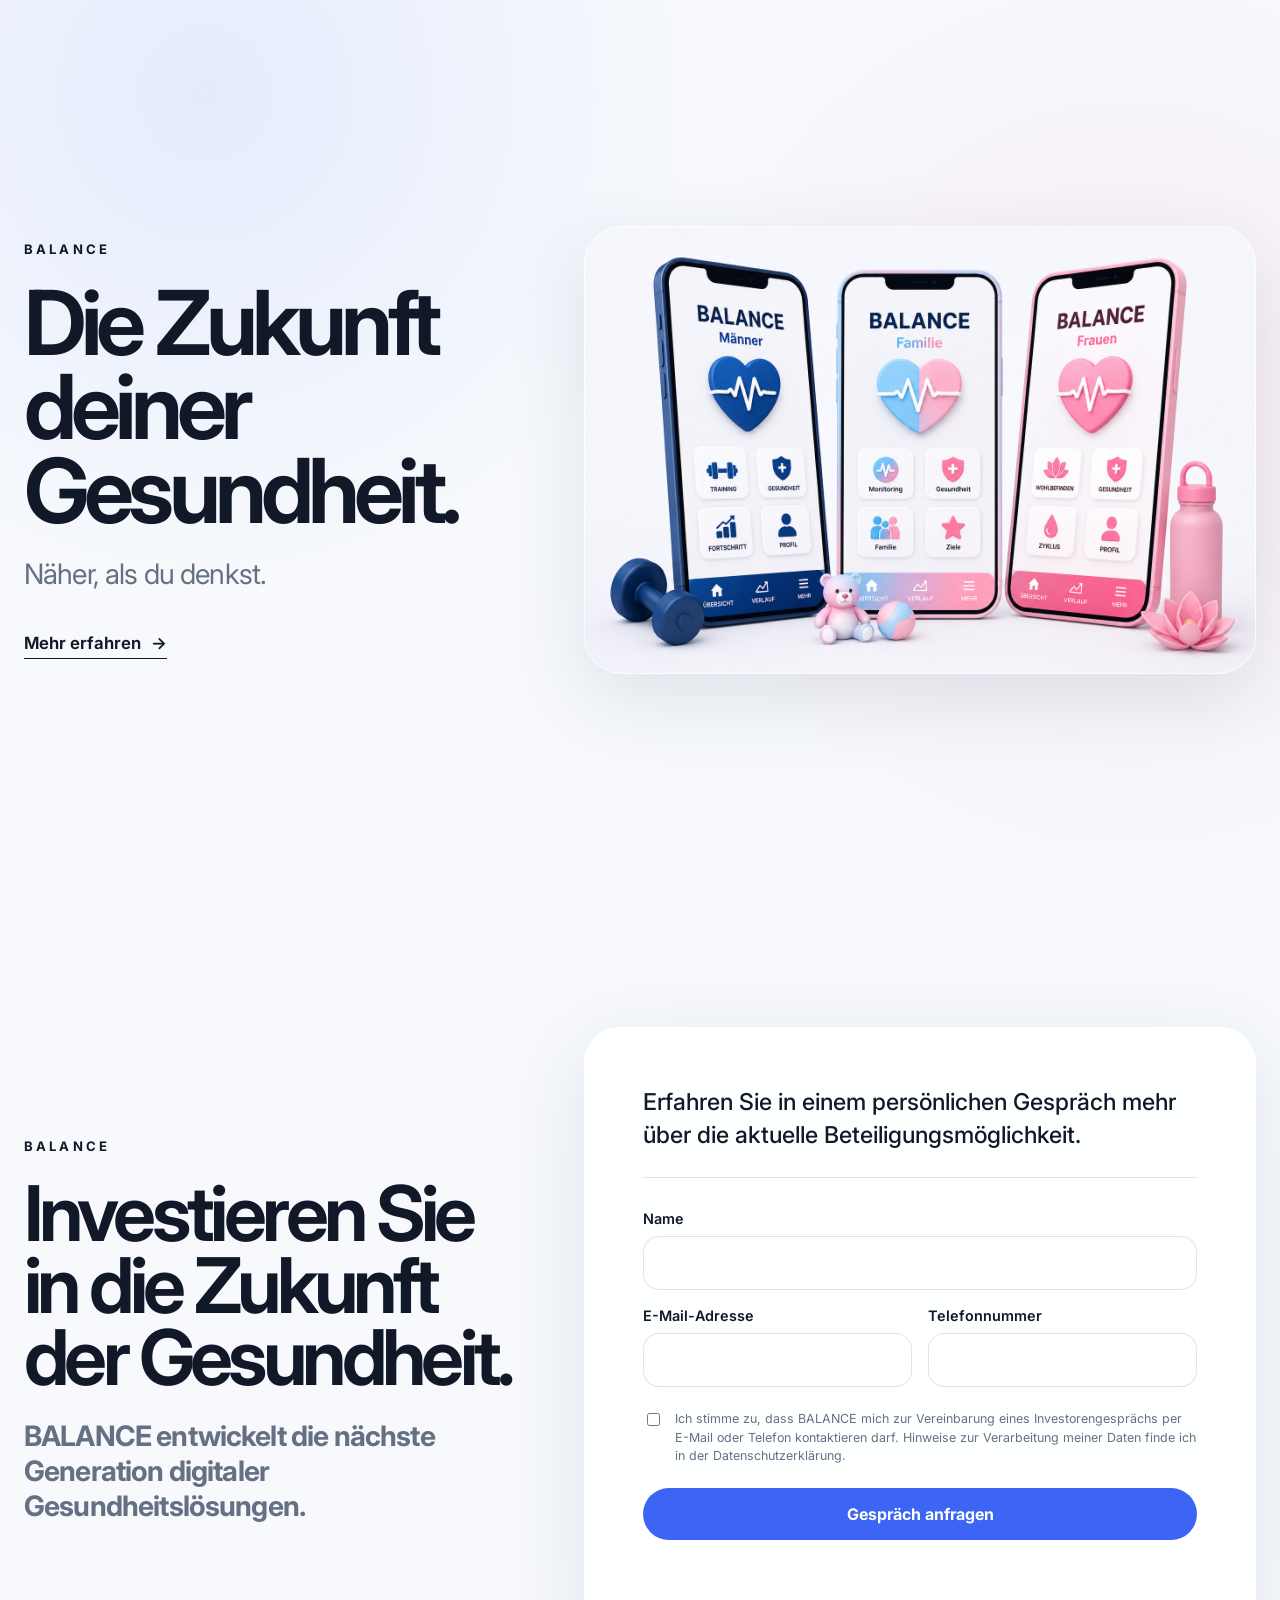
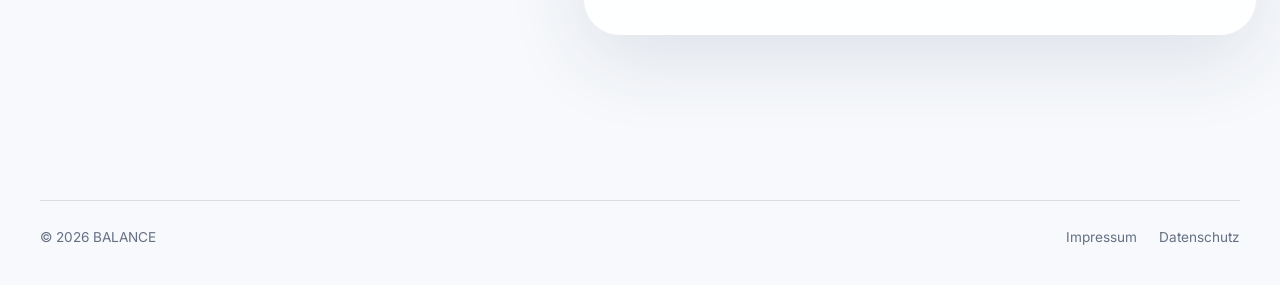
<file: index.html>
<!doctype html>
<html lang="de">
<head>
  <meta charset="utf-8" />
  <meta name="viewport" content="width=device-width, initial-scale=1" />
  <meta
    name="description"
    content="BALANCE – Die Zukunft deiner Gesundheit. Näher, als du denkst."
  />
  <meta name="theme-color" content="#f7f9fc" />

  <title>BALANCE</title>

  <link rel="preconnect" href="https://fonts.googleapis.com">
  <link rel="preconnect" href="https://fonts.gstatic.com" crossorigin>
  <link
    href="https://fonts.googleapis.com/css2?family=Inter:wght@400;500;600;700&display=swap"
    rel="stylesheet"
  >

  <link rel="stylesheet" href="/style.css" />
</head>

<body>

  <main>

    <section class="hero" aria-labelledby="hero-title">

      <div class="hero-copy">

        <p class="brand">BALANCE</p>

        <h1 id="hero-title">
          Die Zukunft deiner Gesundheit.
        </h1>

        <p class="subline">
          Näher, als du denkst.
        </p>

        <a class="primary-link" href="#kontakt">
          Mehr erfahren
          <span aria-hidden="true">→</span>
        </a>

      </div>

      <div class="hero-visual" aria-label="Vorschau der BALANCE App">

        <img
          src="/assets/balance-app.jpeg"
          alt="Drei Smartphones mit der BALANCE App für Männer, Familie und Frauen"
        />

      </div>

    </section>


   <section class="contact" id="kontakt" aria-labelledby="contact-title">
  <div class="contact-layout">

  <div class="contact-copy">

  <p class="eyebrow">BALANCE</p>

  <h2 id="contact-title">
    Investieren Sie in die Zukunft der Gesundheit.
  </h2>

  <p class="contact-subline">
    <strong>BALANCE entwickelt die nächste Generation digitaler Gesundheitslösungen.</strong>
  </p>

  
</div>

   <div class="contact-card">

  <div class="form-intro">
    <p>
      Erfahren Sie in einem persönlichen Gespräch mehr über die aktuelle Beteiligungsmöglichkeit.
    </p>
  </div>

  <form id="lead-form" novalidate>

    <div class="field-row">
      <label>
        <span>Name</span>
        <input
          type="text"
          name="name"
          autocomplete="name"
          required
          maxlength="100"
        />
      </label>
    </div>

        <div class="field-row two-columns">
          <label>
            <span>E-Mail-Adresse</span>
            <input
              type="email"
              name="email"
              autocomplete="email"
              required
              maxlength="200"
            />
          </label>

          <label>
            <span>Telefonnummer</span>
            <input
              type="tel"
              name="phone"
              autocomplete="tel"
              required
              maxlength="40"
            />
          </label>
        </div>

        <label class="consent">
          <input type="checkbox" name="consent" required />

          <span>
            Ich stimme zu, dass BALANCE mich zur Vereinbarung eines
            Investorengesprächs per E-Mail oder Telefon kontaktieren darf.
            Hinweise zur Verarbeitung meiner Daten finde ich in der
            Datenschutzerklärung.
          </span>
        </label>

        <button type="submit">Gespräch anfragen</button>

        <p
          class="form-message"
          id="form-message"
          role="status"
          aria-live="polite"
        ></p>

      </form>
    </div>

  </div>
</section>
  </main>


  <footer>

    <span>
      © <span id="year"></span> BALANCE
    </span>

    <nav aria-label="Rechtliches">

      <a href="/impressum.html">
        Impressum
      </a>

      <a href="/datenschutz.html">
        Datenschutz
      </a>

    </nav>

  </footer>


  <script src="/script.js" defer></script>

</body>
</html>
</file>
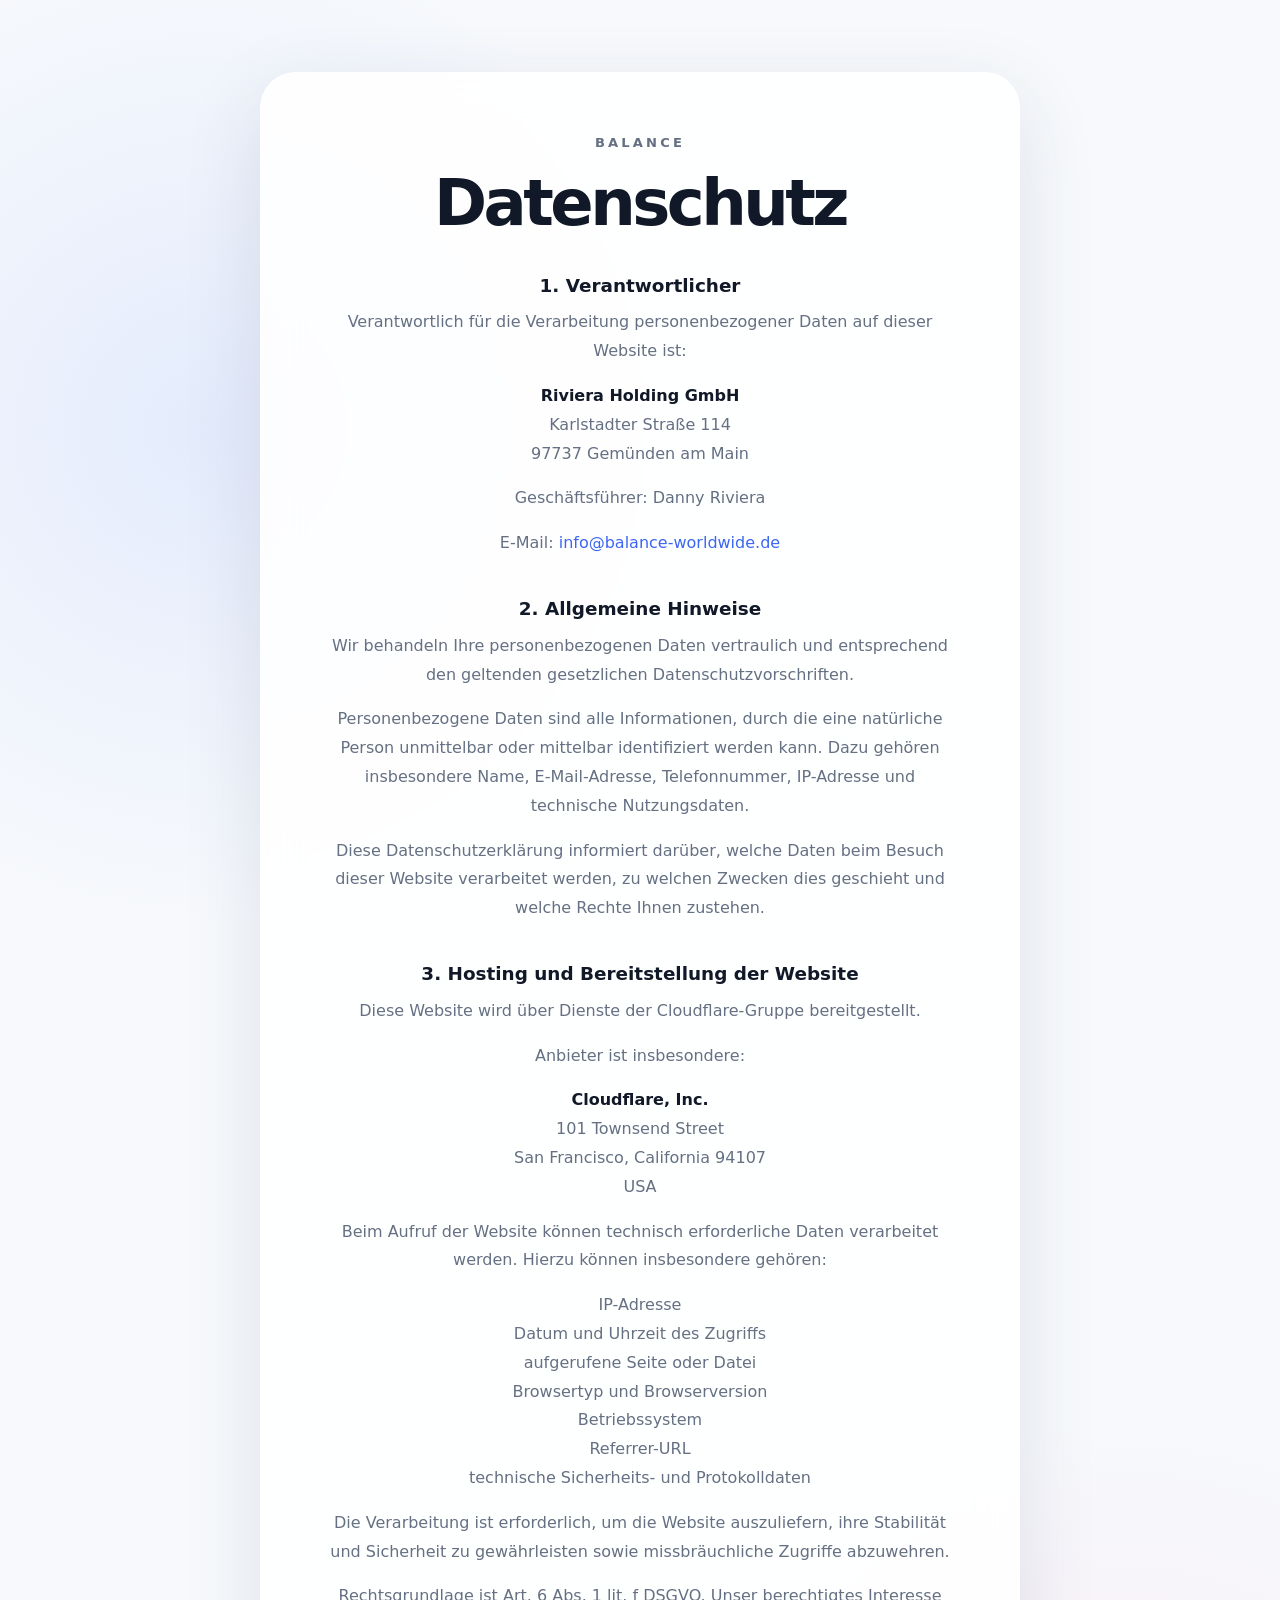
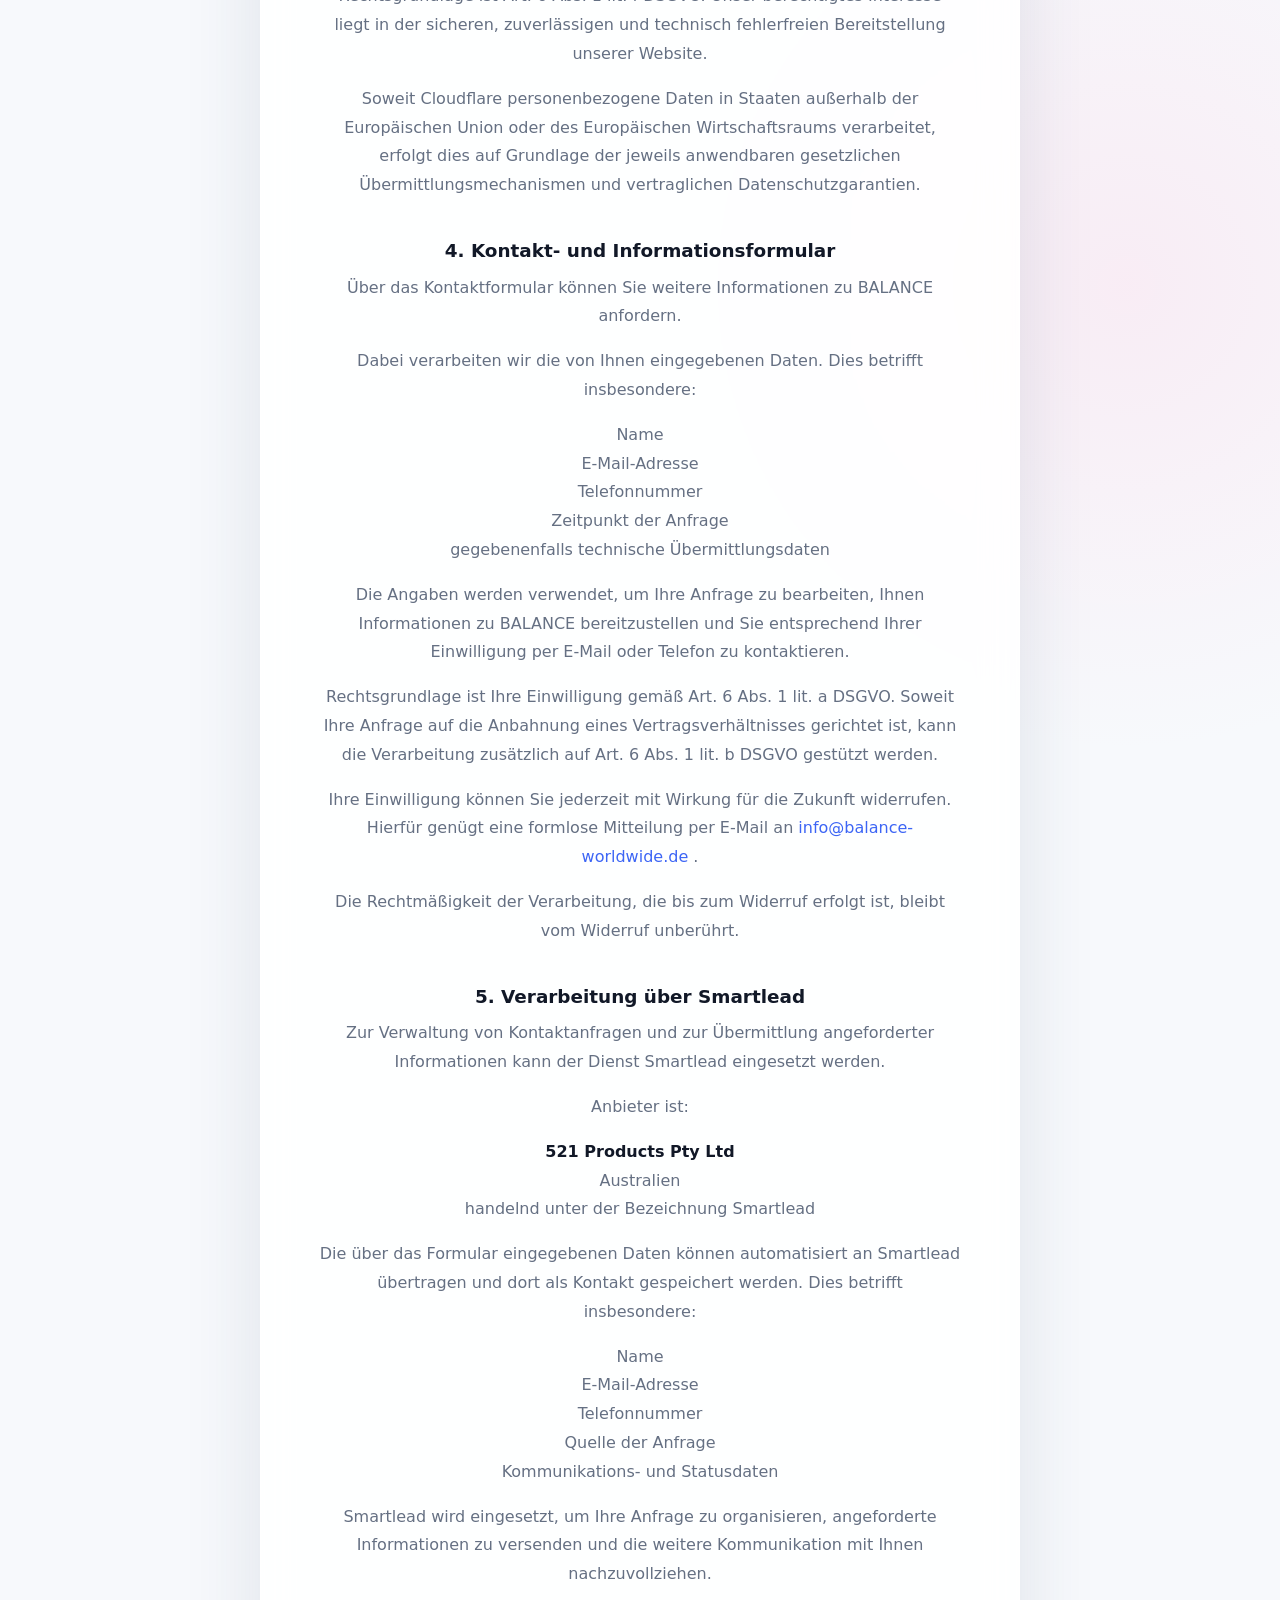
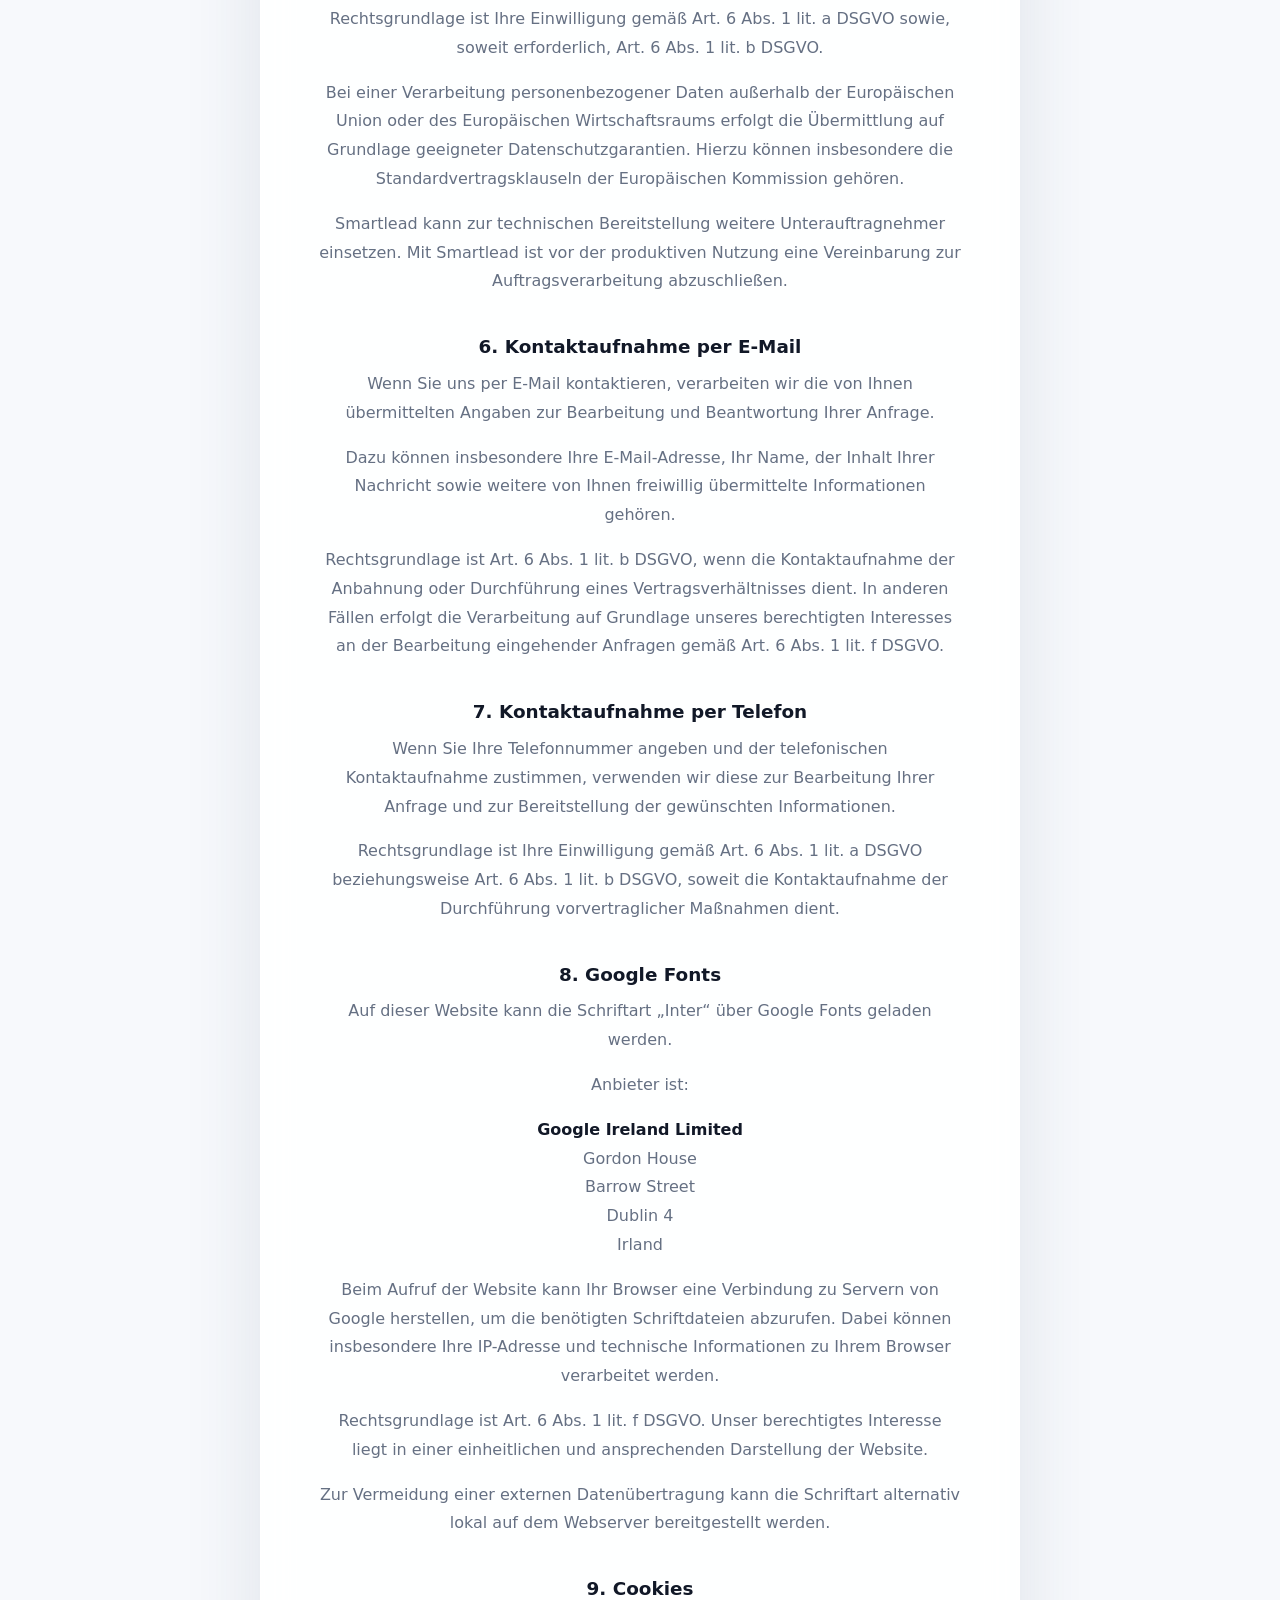
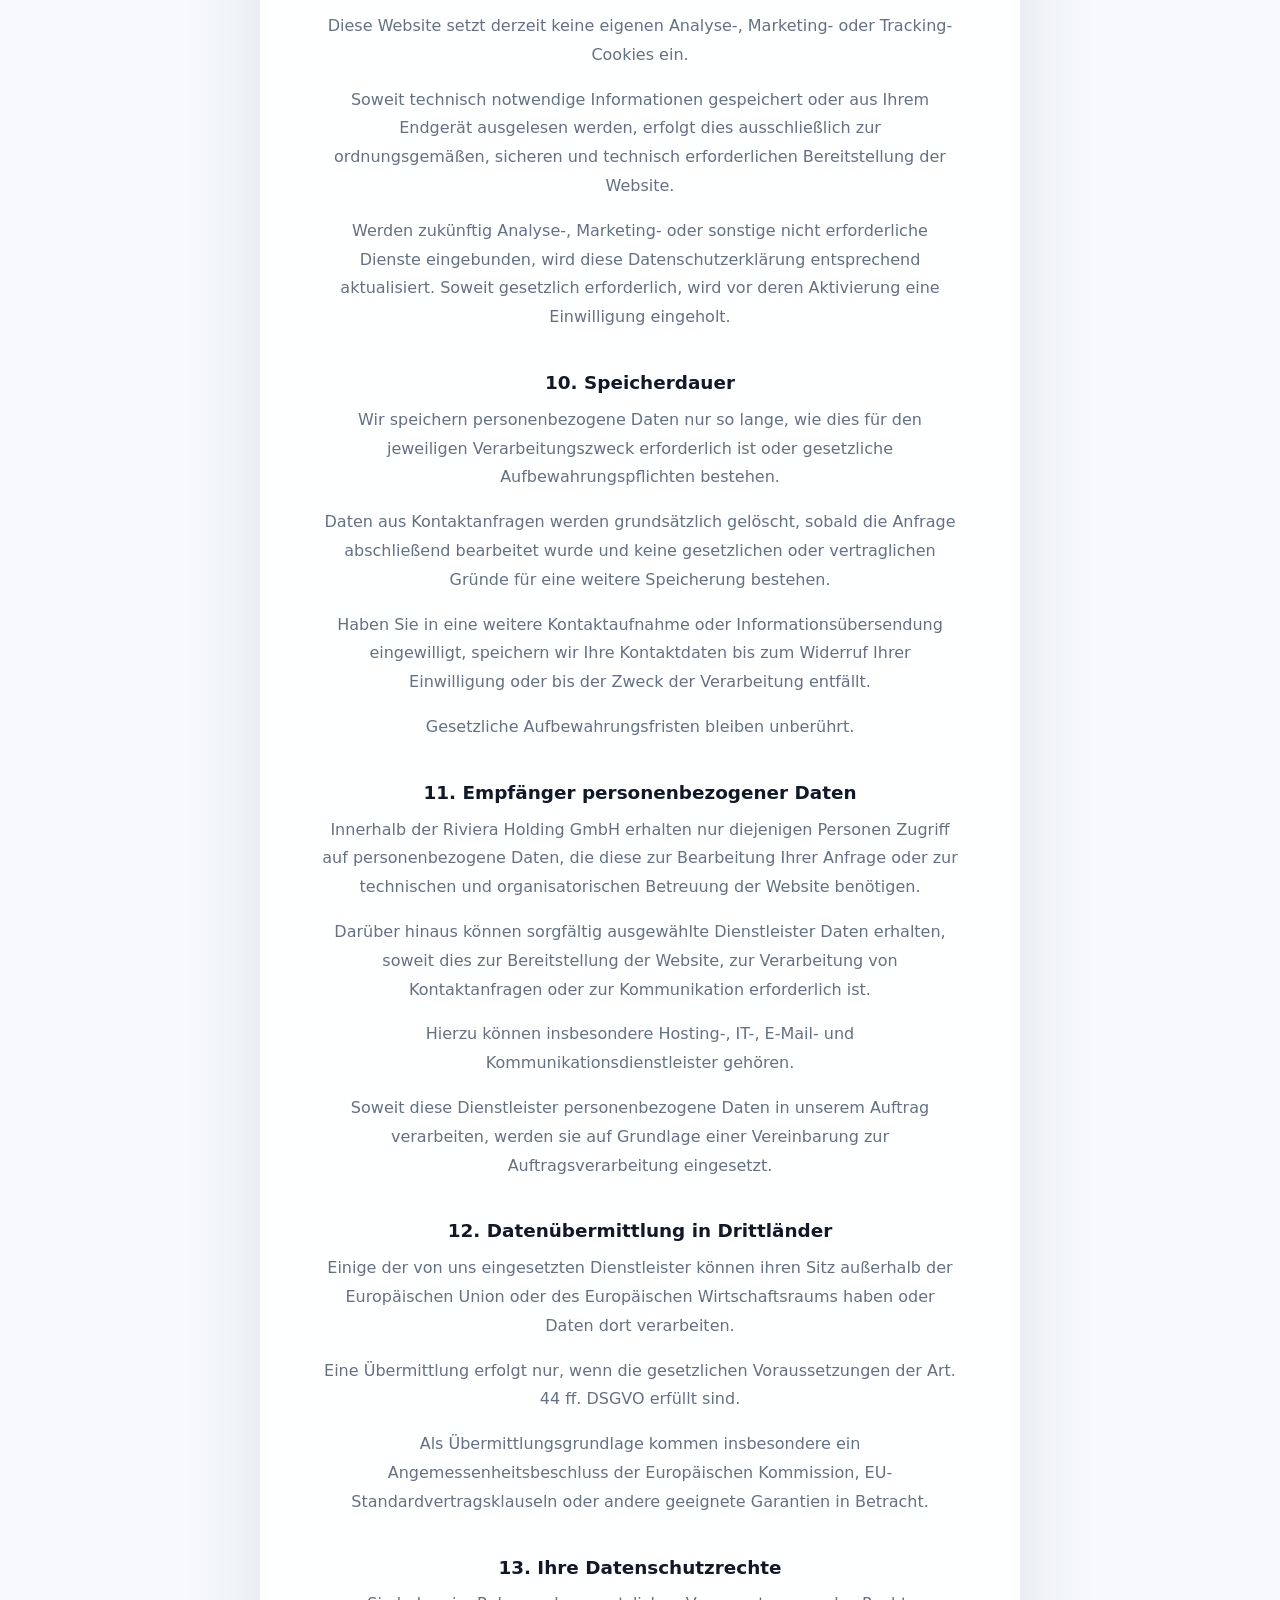
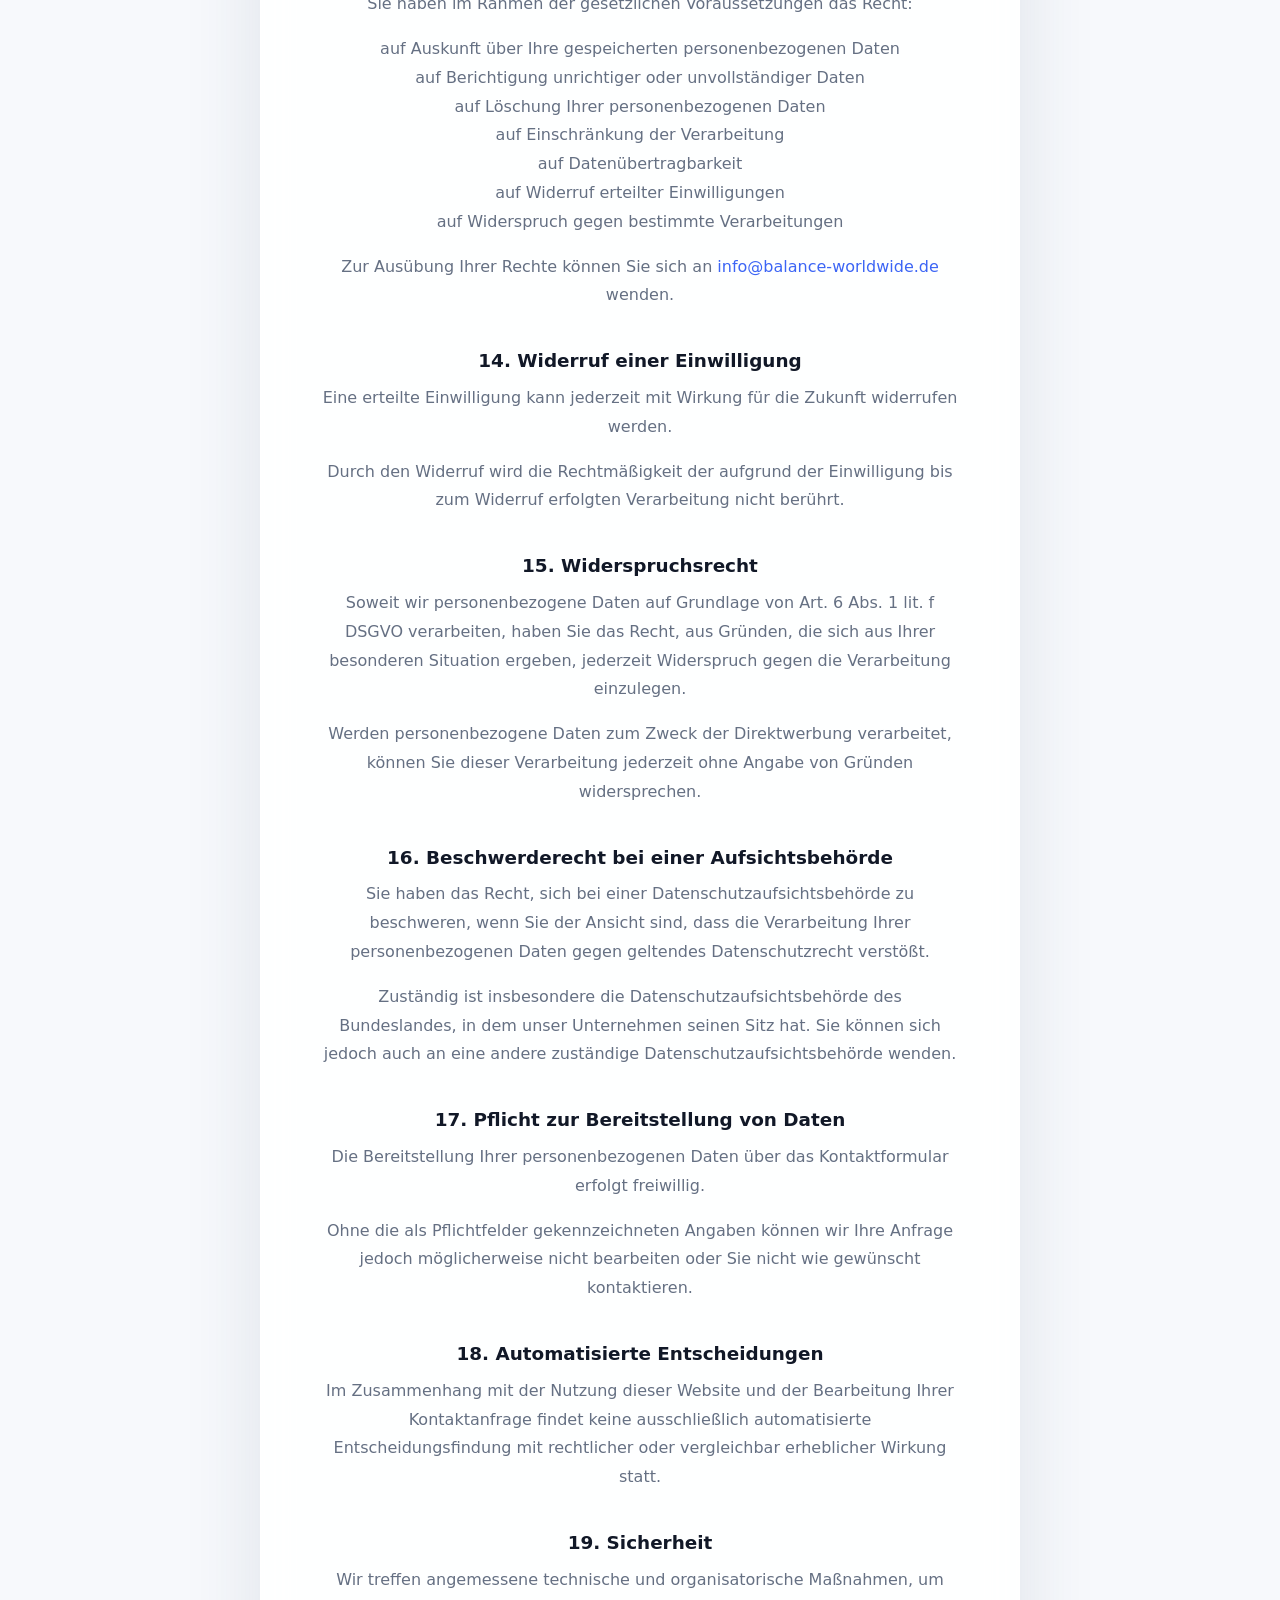
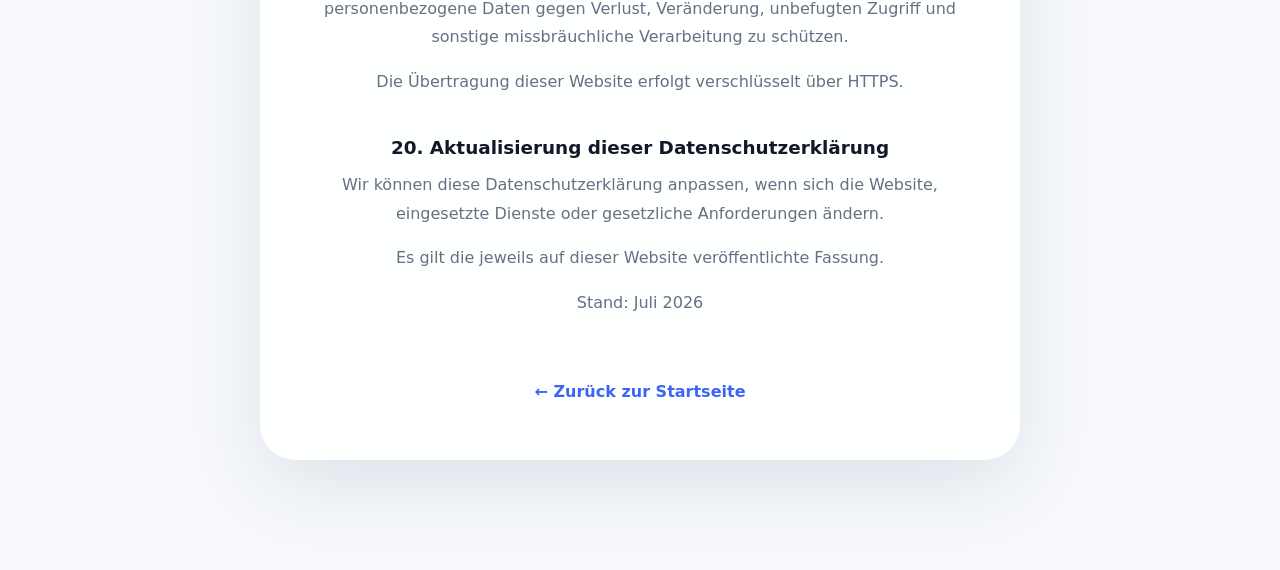
<file: datenschutz.html>
<!doctype html>
<html lang="de">
<head>
    <meta charset="utf-8">
    <meta name="viewport" content="width=device-width, initial-scale=1">
    <meta name="description" content="Datenschutzerklärung der BALANCE Website">
    <title>Datenschutz | BALANCE</title>
    <link rel="stylesheet" href="/style.css">
</head>

<body>

<main class="contact">

    <article class="contact-card legal-content">

        <p class="eyebrow">BALANCE</p>

        <h2>Datenschutz</h2>

        <h3>1. Verantwortlicher</h3>

        <p>
            Verantwortlich für die Verarbeitung personenbezogener Daten auf dieser Website ist:
        </p>

        <p>
            <strong>Riviera Holding GmbH</strong><br>
            Karlstadter Straße 114<br>
            97737 Gemünden am Main
        </p>

        <p>
            Geschäftsführer: Danny Riviera
        </p>

        <p>
            E-Mail:
            <a href="mailto:info@balance-worldwide.de">
                info@balance-worldwide.de
            </a>
        </p>


        <h3>2. Allgemeine Hinweise</h3>

        <p>
            Wir behandeln Ihre personenbezogenen Daten vertraulich und entsprechend den
            geltenden gesetzlichen Datenschutzvorschriften.
        </p>

        <p>
            Personenbezogene Daten sind alle Informationen, durch die eine natürliche
            Person unmittelbar oder mittelbar identifiziert werden kann. Dazu gehören
            insbesondere Name, E-Mail-Adresse, Telefonnummer, IP-Adresse und technische
            Nutzungsdaten.
        </p>

        <p>
            Diese Datenschutzerklärung informiert darüber, welche Daten beim Besuch
            dieser Website verarbeitet werden, zu welchen Zwecken dies geschieht und
            welche Rechte Ihnen zustehen.
        </p>


        <h3>3. Hosting und Bereitstellung der Website</h3>

        <p>
            Diese Website wird über Dienste der Cloudflare-Gruppe bereitgestellt.
        </p>

        <p>
            Anbieter ist insbesondere:
        </p>

        <p>
            <strong>Cloudflare, Inc.</strong><br>
            101 Townsend Street<br>
            San Francisco, California 94107<br>
            USA
        </p>

        <p>
            Beim Aufruf der Website können technisch erforderliche Daten verarbeitet
            werden. Hierzu können insbesondere gehören:
        </p>

        <p>
            IP-Adresse<br>
            Datum und Uhrzeit des Zugriffs<br>
            aufgerufene Seite oder Datei<br>
            Browsertyp und Browserversion<br>
            Betriebssystem<br>
            Referrer-URL<br>
            technische Sicherheits- und Protokolldaten
        </p>

        <p>
            Die Verarbeitung ist erforderlich, um die Website auszuliefern, ihre
            Stabilität und Sicherheit zu gewährleisten sowie missbräuchliche Zugriffe
            abzuwehren.
        </p>

        <p>
            Rechtsgrundlage ist Art. 6 Abs. 1 lit. f DSGVO. Unser berechtigtes Interesse
            liegt in der sicheren, zuverlässigen und technisch fehlerfreien
            Bereitstellung unserer Website.
        </p>

        <p>
            Soweit Cloudflare personenbezogene Daten in Staaten außerhalb der
            Europäischen Union oder des Europäischen Wirtschaftsraums verarbeitet,
            erfolgt dies auf Grundlage der jeweils anwendbaren gesetzlichen
            Übermittlungsmechanismen und vertraglichen Datenschutzgarantien.
        </p>


        <h3>4. Kontakt- und Informationsformular</h3>

        <p>
            Über das Kontaktformular können Sie weitere Informationen zu BALANCE
            anfordern.
        </p>

        <p>
            Dabei verarbeiten wir die von Ihnen eingegebenen Daten. Dies betrifft
            insbesondere:
        </p>

        <p>
            Name<br>
            E-Mail-Adresse<br>
            Telefonnummer<br>
            Zeitpunkt der Anfrage<br>
            gegebenenfalls technische Übermittlungsdaten
        </p>

        <p>
            Die Angaben werden verwendet, um Ihre Anfrage zu bearbeiten, Ihnen
            Informationen zu BALANCE bereitzustellen und Sie entsprechend Ihrer
            Einwilligung per E-Mail oder Telefon zu kontaktieren.
        </p>

        <p>
            Rechtsgrundlage ist Ihre Einwilligung gemäß Art. 6 Abs. 1 lit. a DSGVO.
            Soweit Ihre Anfrage auf die Anbahnung eines Vertragsverhältnisses gerichtet
            ist, kann die Verarbeitung zusätzlich auf Art. 6 Abs. 1 lit. b DSGVO
            gestützt werden.
        </p>

        <p>
            Ihre Einwilligung können Sie jederzeit mit Wirkung für die Zukunft
            widerrufen. Hierfür genügt eine formlose Mitteilung per E-Mail an
            <a href="mailto:info@balance-worldwide.de">
                info@balance-worldwide.de
            </a>.
        </p>

        <p>
            Die Rechtmäßigkeit der Verarbeitung, die bis zum Widerruf erfolgt ist,
            bleibt vom Widerruf unberührt.
        </p>


        <h3>5. Verarbeitung über Smartlead</h3>

        <p>
            Zur Verwaltung von Kontaktanfragen und zur Übermittlung angeforderter
            Informationen kann der Dienst Smartlead eingesetzt werden.
        </p>

        <p>
            Anbieter ist:
        </p>

        <p>
            <strong>521 Products Pty Ltd</strong><br>
            Australien<br>
            handelnd unter der Bezeichnung Smartlead
        </p>

        <p>
            Die über das Formular eingegebenen Daten können automatisiert an Smartlead
            übertragen und dort als Kontakt gespeichert werden. Dies betrifft
            insbesondere:
        </p>

        <p>
            Name<br>
            E-Mail-Adresse<br>
            Telefonnummer<br>
            Quelle der Anfrage<br>
            Kommunikations- und Statusdaten
        </p>

        <p>
            Smartlead wird eingesetzt, um Ihre Anfrage zu organisieren, angeforderte
            Informationen zu versenden und die weitere Kommunikation mit Ihnen
            nachzuvollziehen.
        </p>

        <p>
            Rechtsgrundlage ist Ihre Einwilligung gemäß Art. 6 Abs. 1 lit. a DSGVO
            sowie, soweit erforderlich, Art. 6 Abs. 1 lit. b DSGVO.
        </p>

        <p>
            Bei einer Verarbeitung personenbezogener Daten außerhalb der Europäischen
            Union oder des Europäischen Wirtschaftsraums erfolgt die Übermittlung auf
            Grundlage geeigneter Datenschutzgarantien. Hierzu können insbesondere die
            Standardvertragsklauseln der Europäischen Kommission gehören.
        </p>

        <p>
            Smartlead kann zur technischen Bereitstellung weitere Unterauftragnehmer
            einsetzen. Mit Smartlead ist vor der produktiven Nutzung eine Vereinbarung
            zur Auftragsverarbeitung abzuschließen.
        </p>


        <h3>6. Kontaktaufnahme per E-Mail</h3>

        <p>
            Wenn Sie uns per E-Mail kontaktieren, verarbeiten wir die von Ihnen
            übermittelten Angaben zur Bearbeitung und Beantwortung Ihrer Anfrage.
        </p>

        <p>
            Dazu können insbesondere Ihre E-Mail-Adresse, Ihr Name, der Inhalt Ihrer
            Nachricht sowie weitere von Ihnen freiwillig übermittelte Informationen
            gehören.
        </p>

        <p>
            Rechtsgrundlage ist Art. 6 Abs. 1 lit. b DSGVO, wenn die Kontaktaufnahme der
            Anbahnung oder Durchführung eines Vertragsverhältnisses dient. In anderen
            Fällen erfolgt die Verarbeitung auf Grundlage unseres berechtigten
            Interesses an der Bearbeitung eingehender Anfragen gemäß Art. 6 Abs. 1
            lit. f DSGVO.
        </p>


        <h3>7. Kontaktaufnahme per Telefon</h3>

        <p>
            Wenn Sie Ihre Telefonnummer angeben und der telefonischen Kontaktaufnahme
            zustimmen, verwenden wir diese zur Bearbeitung Ihrer Anfrage und zur
            Bereitstellung der gewünschten Informationen.
        </p>

        <p>
            Rechtsgrundlage ist Ihre Einwilligung gemäß Art. 6 Abs. 1 lit. a DSGVO
            beziehungsweise Art. 6 Abs. 1 lit. b DSGVO, soweit die Kontaktaufnahme der
            Durchführung vorvertraglicher Maßnahmen dient.
        </p>


        <h3>8. Google Fonts</h3>

        <p>
            Auf dieser Website kann die Schriftart „Inter“ über Google Fonts geladen
            werden.
        </p>

        <p>
            Anbieter ist:
        </p>

        <p>
            <strong>Google Ireland Limited</strong><br>
            Gordon House<br>
            Barrow Street<br>
            Dublin 4<br>
            Irland
        </p>

        <p>
            Beim Aufruf der Website kann Ihr Browser eine Verbindung zu Servern von
            Google herstellen, um die benötigten Schriftdateien abzurufen. Dabei
            können insbesondere Ihre IP-Adresse und technische Informationen zu Ihrem
            Browser verarbeitet werden.
        </p>

        <p>
            Rechtsgrundlage ist Art. 6 Abs. 1 lit. f DSGVO. Unser berechtigtes Interesse
            liegt in einer einheitlichen und ansprechenden Darstellung der Website.
        </p>

        <p>
            Zur Vermeidung einer externen Datenübertragung kann die Schriftart
            alternativ lokal auf dem Webserver bereitgestellt werden.
        </p>


        <h3>9. Cookies</h3>

        <p>
            Diese Website setzt derzeit keine eigenen Analyse-, Marketing- oder
            Tracking-Cookies ein.
        </p>

        <p>
            Soweit technisch notwendige Informationen gespeichert oder aus Ihrem
            Endgerät ausgelesen werden, erfolgt dies ausschließlich zur
            ordnungsgemäßen, sicheren und technisch erforderlichen Bereitstellung der
            Website.
        </p>

        <p>
            Werden zukünftig Analyse-, Marketing- oder sonstige nicht erforderliche
            Dienste eingebunden, wird diese Datenschutzerklärung entsprechend
            aktualisiert. Soweit gesetzlich erforderlich, wird vor deren Aktivierung
            eine Einwilligung eingeholt.
        </p>


        <h3>10. Speicherdauer</h3>

        <p>
            Wir speichern personenbezogene Daten nur so lange, wie dies für den
            jeweiligen Verarbeitungszweck erforderlich ist oder gesetzliche
            Aufbewahrungspflichten bestehen.
        </p>

        <p>
            Daten aus Kontaktanfragen werden grundsätzlich gelöscht, sobald die Anfrage
            abschließend bearbeitet wurde und keine gesetzlichen oder vertraglichen
            Gründe für eine weitere Speicherung bestehen.
        </p>

        <p>
            Haben Sie in eine weitere Kontaktaufnahme oder Informationsübersendung
            eingewilligt, speichern wir Ihre Kontaktdaten bis zum Widerruf Ihrer
            Einwilligung oder bis der Zweck der Verarbeitung entfällt.
        </p>

        <p>
            Gesetzliche Aufbewahrungsfristen bleiben unberührt.
        </p>


        <h3>11. Empfänger personenbezogener Daten</h3>

        <p>
            Innerhalb der Riviera Holding GmbH erhalten nur diejenigen Personen Zugriff
            auf personenbezogene Daten, die diese zur Bearbeitung Ihrer Anfrage oder
            zur technischen und organisatorischen Betreuung der Website benötigen.
        </p>

        <p>
            Darüber hinaus können sorgfältig ausgewählte Dienstleister Daten erhalten,
            soweit dies zur Bereitstellung der Website, zur Verarbeitung von
            Kontaktanfragen oder zur Kommunikation erforderlich ist.
        </p>

        <p>
            Hierzu können insbesondere Hosting-, IT-, E-Mail- und
            Kommunikationsdienstleister gehören.
        </p>

        <p>
            Soweit diese Dienstleister personenbezogene Daten in unserem Auftrag
            verarbeiten, werden sie auf Grundlage einer Vereinbarung zur
            Auftragsverarbeitung eingesetzt.
        </p>


        <h3>12. Datenübermittlung in Drittländer</h3>

        <p>
            Einige der von uns eingesetzten Dienstleister können ihren Sitz außerhalb
            der Europäischen Union oder des Europäischen Wirtschaftsraums haben oder
            Daten dort verarbeiten.
        </p>

        <p>
            Eine Übermittlung erfolgt nur, wenn die gesetzlichen Voraussetzungen der
            Art. 44 ff. DSGVO erfüllt sind.
        </p>

        <p>
            Als Übermittlungsgrundlage kommen insbesondere ein
            Angemessenheitsbeschluss der Europäischen Kommission,
            EU-Standardvertragsklauseln oder andere geeignete Garantien in Betracht.
        </p>


        <h3>13. Ihre Datenschutzrechte</h3>

        <p>
            Sie haben im Rahmen der gesetzlichen Voraussetzungen das Recht:
        </p>

        <p>
            auf Auskunft über Ihre gespeicherten personenbezogenen Daten<br>
            auf Berichtigung unrichtiger oder unvollständiger Daten<br>
            auf Löschung Ihrer personenbezogenen Daten<br>
            auf Einschränkung der Verarbeitung<br>
            auf Datenübertragbarkeit<br>
            auf Widerruf erteilter Einwilligungen<br>
            auf Widerspruch gegen bestimmte Verarbeitungen
        </p>

        <p>
            Zur Ausübung Ihrer Rechte können Sie sich an
            <a href="mailto:info@balance-worldwide.de">
                info@balance-worldwide.de
            </a>
            wenden.
        </p>


        <h3>14. Widerruf einer Einwilligung</h3>

        <p>
            Eine erteilte Einwilligung kann jederzeit mit Wirkung für die Zukunft
            widerrufen werden.
        </p>

        <p>
            Durch den Widerruf wird die Rechtmäßigkeit der aufgrund der Einwilligung bis
            zum Widerruf erfolgten Verarbeitung nicht berührt.
        </p>


        <h3>15. Widerspruchsrecht</h3>

        <p>
            Soweit wir personenbezogene Daten auf Grundlage von Art. 6 Abs. 1 lit. f
            DSGVO verarbeiten, haben Sie das Recht, aus Gründen, die sich aus Ihrer
            besonderen Situation ergeben, jederzeit Widerspruch gegen die Verarbeitung
            einzulegen.
        </p>

        <p>
            Werden personenbezogene Daten zum Zweck der Direktwerbung verarbeitet,
            können Sie dieser Verarbeitung jederzeit ohne Angabe von Gründen
            widersprechen.
        </p>


        <h3>16. Beschwerderecht bei einer Aufsichtsbehörde</h3>

        <p>
            Sie haben das Recht, sich bei einer Datenschutzaufsichtsbehörde zu
            beschweren, wenn Sie der Ansicht sind, dass die Verarbeitung Ihrer
            personenbezogenen Daten gegen geltendes Datenschutzrecht verstößt.
        </p>

        <p>
            Zuständig ist insbesondere die Datenschutzaufsichtsbehörde des
            Bundeslandes, in dem unser Unternehmen seinen Sitz hat. Sie können sich
            jedoch auch an eine andere zuständige Datenschutzaufsichtsbehörde wenden.
        </p>


        <h3>17. Pflicht zur Bereitstellung von Daten</h3>

        <p>
            Die Bereitstellung Ihrer personenbezogenen Daten über das Kontaktformular
            erfolgt freiwillig.
        </p>

        <p>
            Ohne die als Pflichtfelder gekennzeichneten Angaben können wir Ihre Anfrage
            jedoch möglicherweise nicht bearbeiten oder Sie nicht wie gewünscht
            kontaktieren.
        </p>


        <h3>18. Automatisierte Entscheidungen</h3>

        <p>
            Im Zusammenhang mit der Nutzung dieser Website und der Bearbeitung Ihrer
            Kontaktanfrage findet keine ausschließlich automatisierte
            Entscheidungsfindung mit rechtlicher oder vergleichbar erheblicher Wirkung
            statt.
        </p>


        <h3>19. Sicherheit</h3>

        <p>
            Wir treffen angemessene technische und organisatorische Maßnahmen, um
            personenbezogene Daten gegen Verlust, Veränderung, unbefugten Zugriff und
            sonstige missbräuchliche Verarbeitung zu schützen.
        </p>

        <p>
            Die Übertragung dieser Website erfolgt verschlüsselt über HTTPS.
        </p>


        <h3>20. Aktualisierung dieser Datenschutzerklärung</h3>

        <p>
            Wir können diese Datenschutzerklärung anpassen, wenn sich die Website,
            eingesetzte Dienste oder gesetzliche Anforderungen ändern.
        </p>

        <p>
            Es gilt die jeweils auf dieser Website veröffentlichte Fassung.
        </p>

        <p>
            Stand: Juli 2026
        </p>


        <a class="back-link" href="/">
            ← Zurück zur Startseite
        </a>

    </article>

</main>

</body>
</html>
</file>
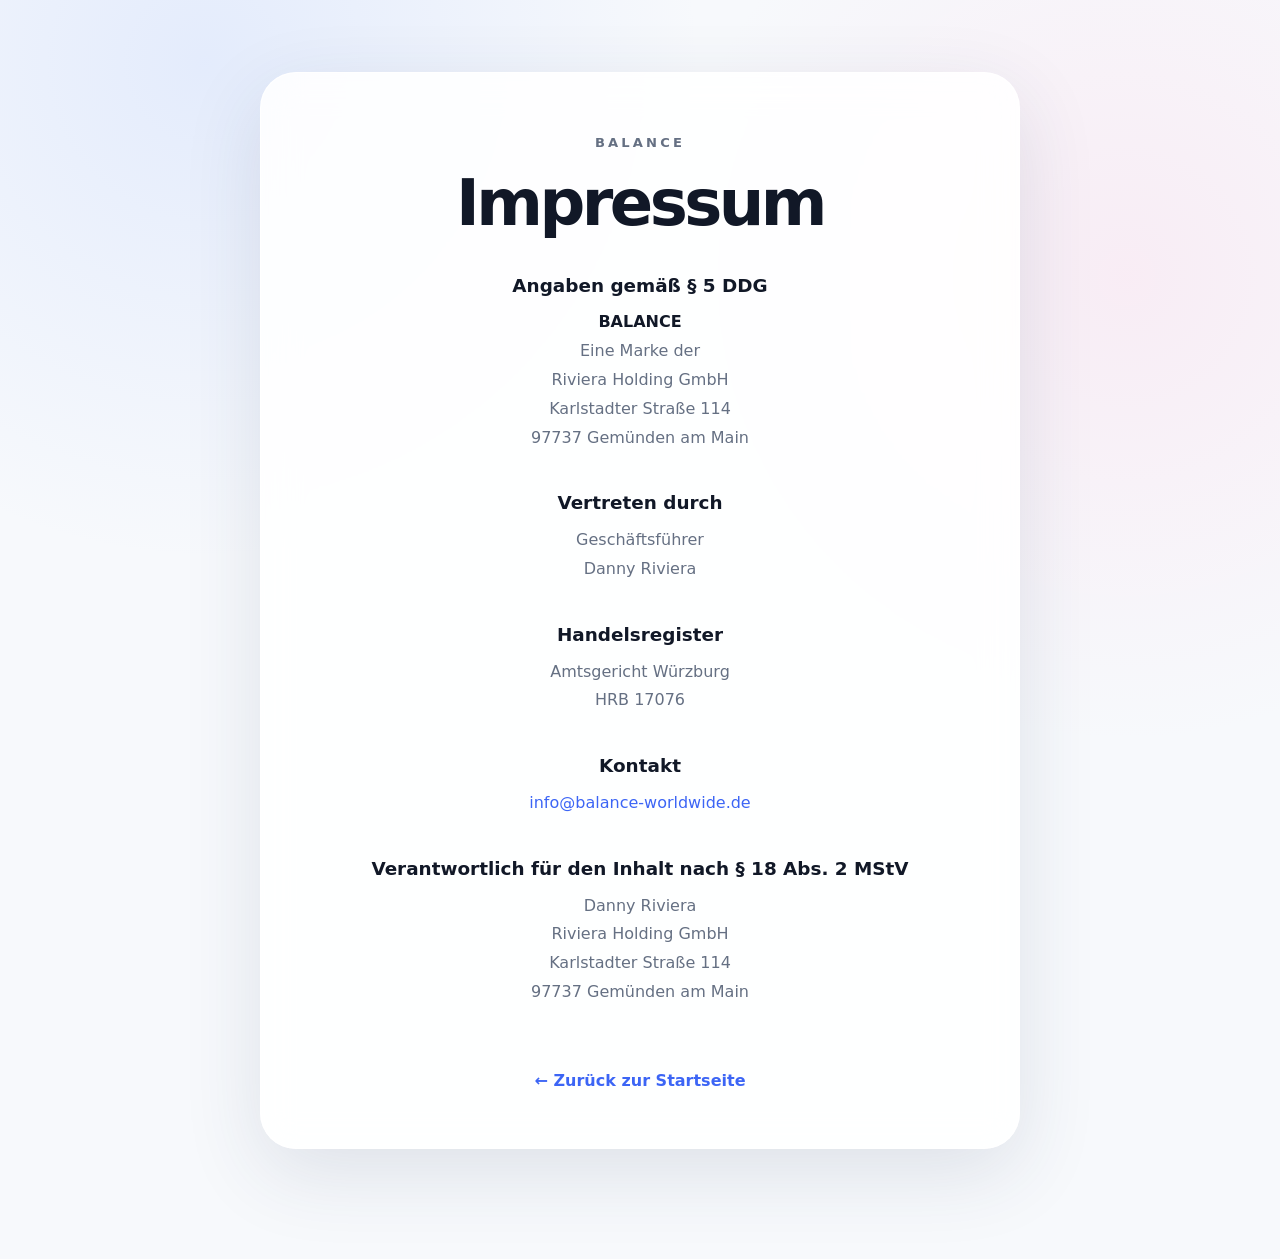
<file: impressum.html>
<!doctype html>
<html lang="de">
<head>
<meta charset="utf-8">
<meta name="viewport" content="width=device-width, initial-scale=1">
<title>Impressum | BALANCE</title>

<link rel="stylesheet" href="/style.css">
</head>

<body>

<main class="contact">

    <article class="contact-card legal-content">

        <p class="eyebrow">BALANCE</p>

        <h2>Impressum</h2>

        <h3>Angaben gemäß § 5 DDG</h3>

        <p>
            <strong>BALANCE</strong><br>
            Eine Marke der<br>
            Riviera Holding GmbH<br>
            Karlstadter Straße 114<br>
            97737 Gemünden am Main
        </p>

        <h3>Vertreten durch</h3>

        <p>
            Geschäftsführer<br>
            Danny Riviera
        </p>

        <h3>Handelsregister</h3>

        <p>
            Amtsgericht Würzburg<br>
            HRB 17076
        </p>

        <h3>Kontakt</h3>

        <p>
            <a href="mailto:info@balance-worldwide.de">
                info@balance-worldwide.de
            </a>
        </p>

        <h3>Verantwortlich für den Inhalt nach § 18 Abs. 2 MStV</h3>

        <p>
            Danny Riviera<br>
            Riviera Holding GmbH<br>
            Karlstadter Straße 114<br>
            97737 Gemünden am Main
        </p>

        <a class="back-link" href="/">
            ← Zurück zur Startseite
        </a>

    </article>

</main>

</body>
</html>
</file>
<file: style.css>
:root {
  --bg: #f7f9fc;
  --surface: rgba(255, 255, 255, 0.88);
  --text: #111827;
  --muted: #657083;
  --line: rgba(17, 24, 39, 0.12);
  --accent: #3c65f5;
  --accent-dark: #274ad7;
  --shadow: 0 24px 80px rgba(42, 55, 94, 0.12);
}
.form-intro {
  margin-bottom: 2rem;
  padding-bottom: 1.5rem;
  border-bottom: 1px solid var(--line);
}

.form-intro p {
  margin: 0;
  font-size: 1.45rem;
  line-height: 1.45;
  color: var(--text);
  font-weight: 500;
}
* { box-sizing: border-box; }
html { scroll-behavior: smooth; }
body {
  margin: 0;
  font-family: Inter, system-ui, -apple-system, BlinkMacSystemFont, "Segoe UI", sans-serif;
  color: var(--text);
  background:
    radial-gradient(circle at 16% 5%, rgba(133, 170, 255, 0.17), transparent 31rem),
    radial-gradient(circle at 88% 22%, rgba(255, 186, 216, 0.20), transparent 29rem),
    var(--bg);
}
button, input { font: inherit; }
a { color: inherit; }

.hero {
  min-height: 100svh;
  display: grid;
  grid-template-columns: minmax(0, 0.85fr) minmax(420px, 1.15fr);
  align-items: center;
  gap: clamp(2rem, 5vw, 6rem);
  width: min(1400px, calc(100% - 48px));
  margin: 0 auto;
  padding: 48px 0;
}
.hero-copy { max-width: 650px; }
.brand, .eyebrow {
  margin: 0 0 1.5rem;
  font-size: 0.82rem;
  font-weight: 700;
  letter-spacing: 0.24em;
}
h1 {
  margin: 0;
  max-width: 760px;
  font-size: clamp(3.2rem, 7vw, 7.6rem);
  line-height: 0.94;
  letter-spacing: -0.065em;
  font-weight: 650;
}
.subline {
  margin: 1.5rem 0 2.6rem;
  font-size: clamp(1.35rem, 2.2vw, 2.2rem);
  color: var(--muted);
  letter-spacing: -0.03em;
}
.primary-link {
  display: inline-flex;
  align-items: center;
  gap: 0.6rem;
  padding-bottom: 0.35rem;
  border-bottom: 1px solid currentColor;
  font-size: 1.05rem;
  font-weight: 650;
  text-decoration: none;
}
.primary-link span { transition: transform 180ms ease; }
.primary-link:hover span { transform: translateX(5px); }
.hero-visual {
  position: relative;
  overflow: hidden;
  border-radius: 38px;
  background: #fff;
  box-shadow: var(--shadow);
  animation: enter 750ms ease both;
}
.hero-visual::after {
  content: "";
  position: absolute;
  inset: 0;
  border-radius: inherit;
  box-shadow: inset 0 0 0 1px rgba(255, 255, 255, 0.8);
  pointer-events: none;
}
.hero-visual img { display: block; width: 100%; height: auto; }

.contact {
  min-height: 100svh;
  display: flex;
  align-items: center;
  padding: 72px 0 110px;
}
.contact-layout {
  width: min(1400px, calc(100% - 48px));
  margin: 0 auto;
  display: grid;
  grid-template-columns: minmax(0, 0.85fr) minmax(420px, 1.15fr);
  align-items: center;
  gap: clamp(2rem, 5vw, 6rem);
}
.contact-copy { max-width: 650px; }
.contact-copy h2 {
  margin: 0;
  font-size: clamp(3.2rem, 6vw, 6.8rem);
  line-height: 0.94;
  letter-spacing: -0.06em;
  font-weight: 650;
}
.contact-subline {
  margin: 1.5rem 0 0;
  max-width: 620px;
  font-size: clamp(1.35rem, 2.2vw, 2.2rem);
  line-height: 1.25;
  color: var(--muted);
  letter-spacing: -0.03em;
}
.contact-card {
  width: 100%;
  padding: clamp(28px, 5vw, 58px);
  border: 1px solid rgba(255, 255, 255, 0.9);
  border-radius: 36px;
  background: var(--surface);
  backdrop-filter: blur(18px);
  box-shadow: var(--shadow);
}

form { display: grid; gap: 1.1rem; }
.two-columns { display: grid; grid-template-columns: 1fr 1fr; gap: 1rem; }
label > span:first-child {
  display: block;
  margin-bottom: 0.55rem;
  font-size: 0.9rem;
  font-weight: 600;
}
input[type="text"], input[type="email"], input[type="tel"] {
  width: 100%;
  padding: 1rem 1.05rem;
  border: 1px solid var(--line);
  border-radius: 16px;
  color: var(--text);
  background: rgba(255, 255, 255, 0.82);
  outline: none;
  transition: border-color 160ms ease, box-shadow 160ms ease;
}
input:focus {
  border-color: rgba(60, 101, 245, 0.7);
  box-shadow: 0 0 0 4px rgba(60, 101, 245, 0.10);
}
.consent {
  display: grid;
  grid-template-columns: 20px 1fr;
  align-items: start;
  gap: 0.7rem;
  margin: 0.35rem 0;
  color: var(--muted);
  font-size: 0.78rem;
  line-height: 1.45;
}
.consent input { margin-top: 0.15rem; }
button {
  border: 0;
  border-radius: 999px;
  padding: 1rem 1.4rem;
  color: #fff;
  background: var(--accent);
  font-weight: 700;
  cursor: pointer;
  transition: transform 160ms ease, background 160ms ease, opacity 160ms ease;
}
button:hover { background: var(--accent-dark); transform: translateY(-1px); }
button:disabled { opacity: 0.6; cursor: wait; transform: none; }
.form-message {
  min-height: 1.3em;
  margin: 0;
  color: var(--muted);
  font-size: 0.9rem;
  text-align: center;
}
.form-message.success { color: #087f5b; }
.form-message.error { color: #b42318; }

footer {
  width: min(1200px, calc(100% - 48px));
  margin: 0 auto;
  padding: 28px 0 40px;
  border-top: 1px solid var(--line);
  display: flex;
  justify-content: space-between;
  gap: 1rem;
  color: var(--muted);
  font-size: 0.85rem;
}
footer nav { display: flex; gap: 1.4rem; }
footer a { text-decoration: none; }
footer a:hover { color: var(--text); }

.legal-content {
  width: min(760px, calc(100% - 32px));
  margin: 0 auto;
  text-align: center;
}
.legal-content h2 {
  margin: 0 0 2.4rem;
  font-size: clamp(2.2rem, 5vw, 4.3rem);
  line-height: 1;
  letter-spacing: -0.055em;
}
.legal-content h3 {
  margin: 2.5rem 0 0.8rem;
  font-size: 1.15rem;
  font-weight: 700;
}
.legal-content p {
  margin: 0 0 1rem;
  line-height: 1.8;
  color: var(--muted);
}
.legal-content strong { color: var(--text); }
.legal-content a {
  color: var(--accent);
  text-decoration: none;
  overflow-wrap: anywhere;
}
.legal-content a:hover { text-decoration: underline; }
.back-link {
  display: inline-block;
  margin-top: 3rem;
  font-weight: 600;
}

@keyframes enter {
  from { opacity: 0; transform: translateY(18px) scale(0.985); }
  to { opacity: 1; transform: none; }
}

@media (max-width: 920px) {
  .hero {
    grid-template-columns: 1fr;
    width: min(760px, calc(100% - 32px));
    padding-top: 34px;
  }

  .hero-copy {
    padding-top: 3rem;
  }

  h1 {
    font-size: clamp(3.4rem, 14vw, 6rem);
  }

  .hero-visual {
    border-radius: 28px;
  }

  .contact-layout {
    grid-template-columns: 1fr;
    width: min(760px, calc(100% - 32px));
    gap: 3rem;
  }

  .contact-copy {
    max-width: 100%;
  }

  .contact-copy h2 {
    font-size: clamp(3.4rem, 14vw, 6rem);
    line-height: 0.94;
  }

  .contact-subline {
    margin-top: 1.5rem;
    font-size: clamp(1.35rem, 5vw, 2.2rem);
  }

  .contact-card {
    width: 100%;
    max-width: 100%;
  }
}

@media (max-width: 620px) {
  .hero {
    min-height: auto;
    padding-bottom: 80px;
  }

  .hero-copy {
    padding-top: 2rem;
  }

  .two-columns {
    grid-template-columns: 1fr;
  }

  .contact {
    min-height: auto;
    padding: 64px 0 90px;
  }

  .contact-layout {
    gap: 2.5rem;
  }

  .contact-copy h2 {
    font-size: clamp(3.4rem, 14vw, 6rem);
    line-height: 0.94;
  }

  .contact-card {
    padding: 24px;
    border-radius: 26px;
  }

  .form-intro {
    margin-bottom: 1.5rem;
    padding-bottom: 1.25rem;
  }

  .form-intro p {
    font-size: 1.1rem;
    line-height: 1.45;
  }

  footer {
    width: calc(100% - 32px);
    flex-direction: column;
  }
}
</file>
